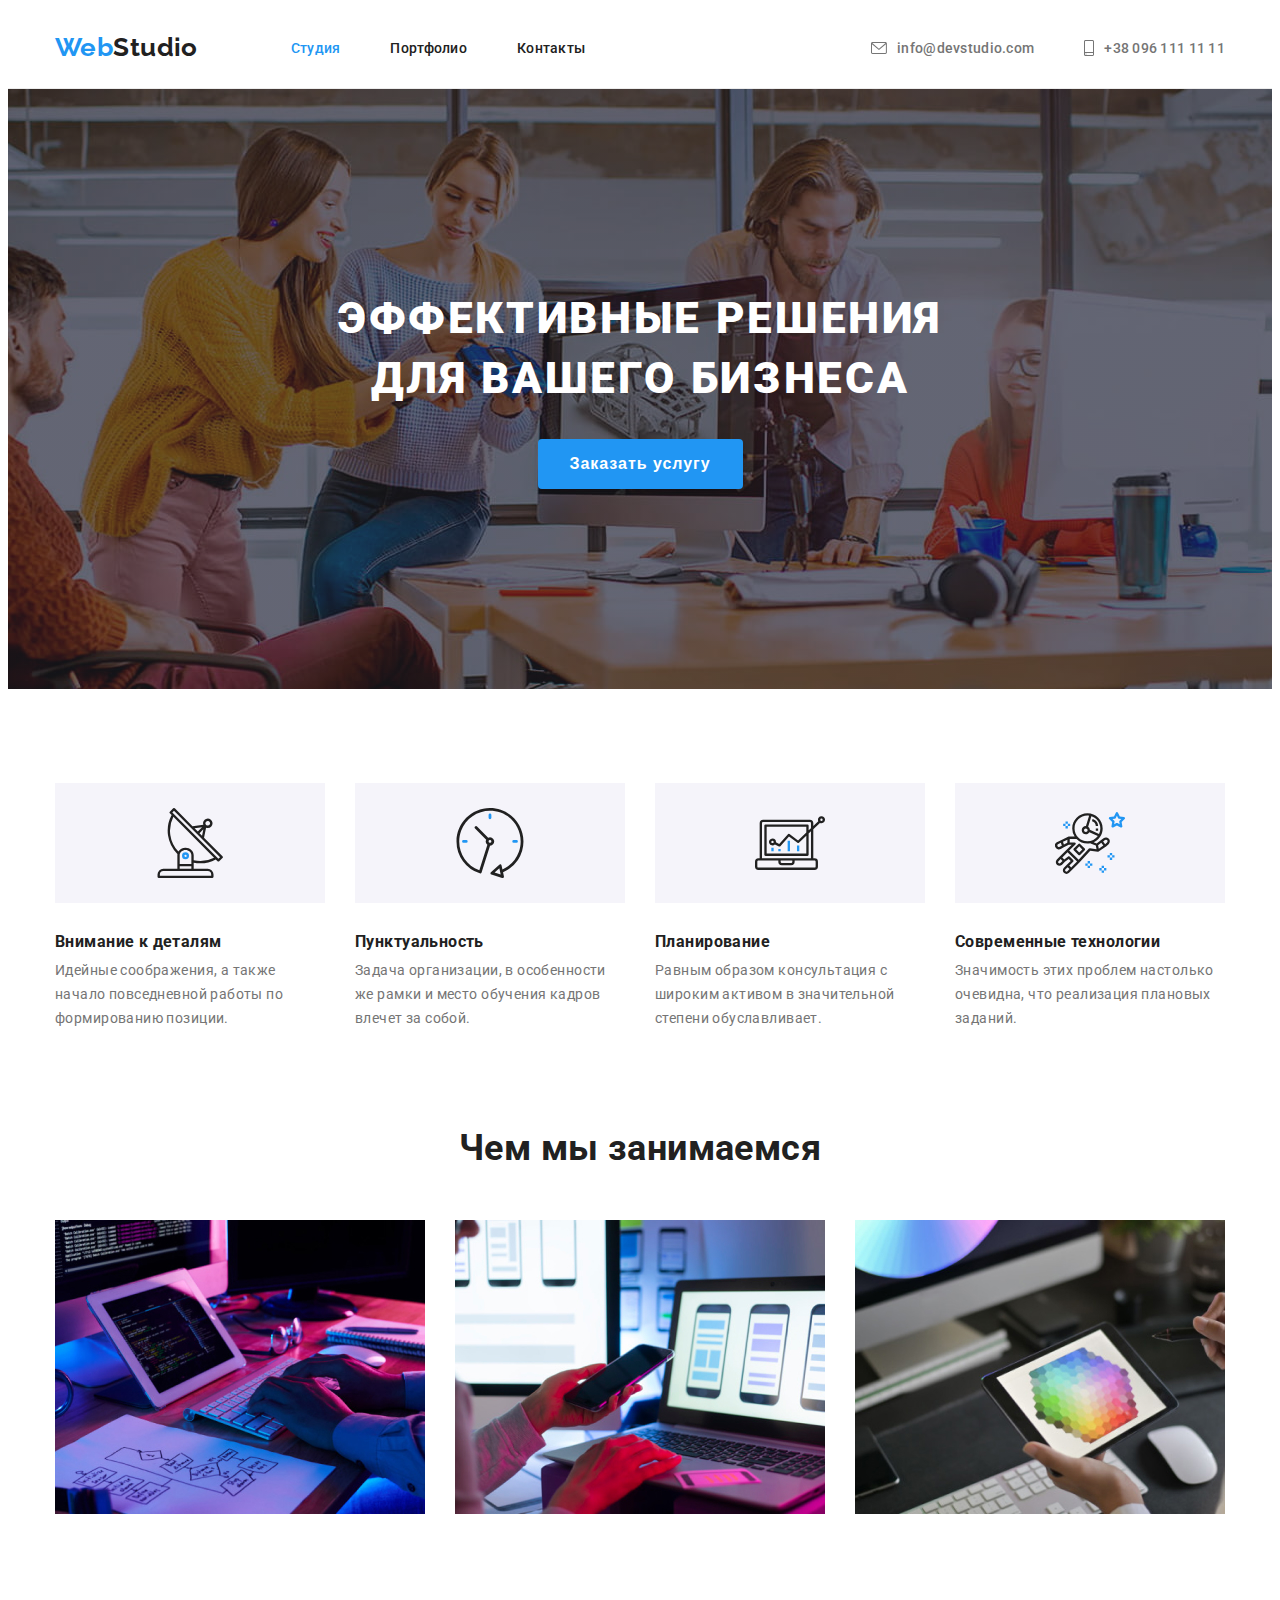
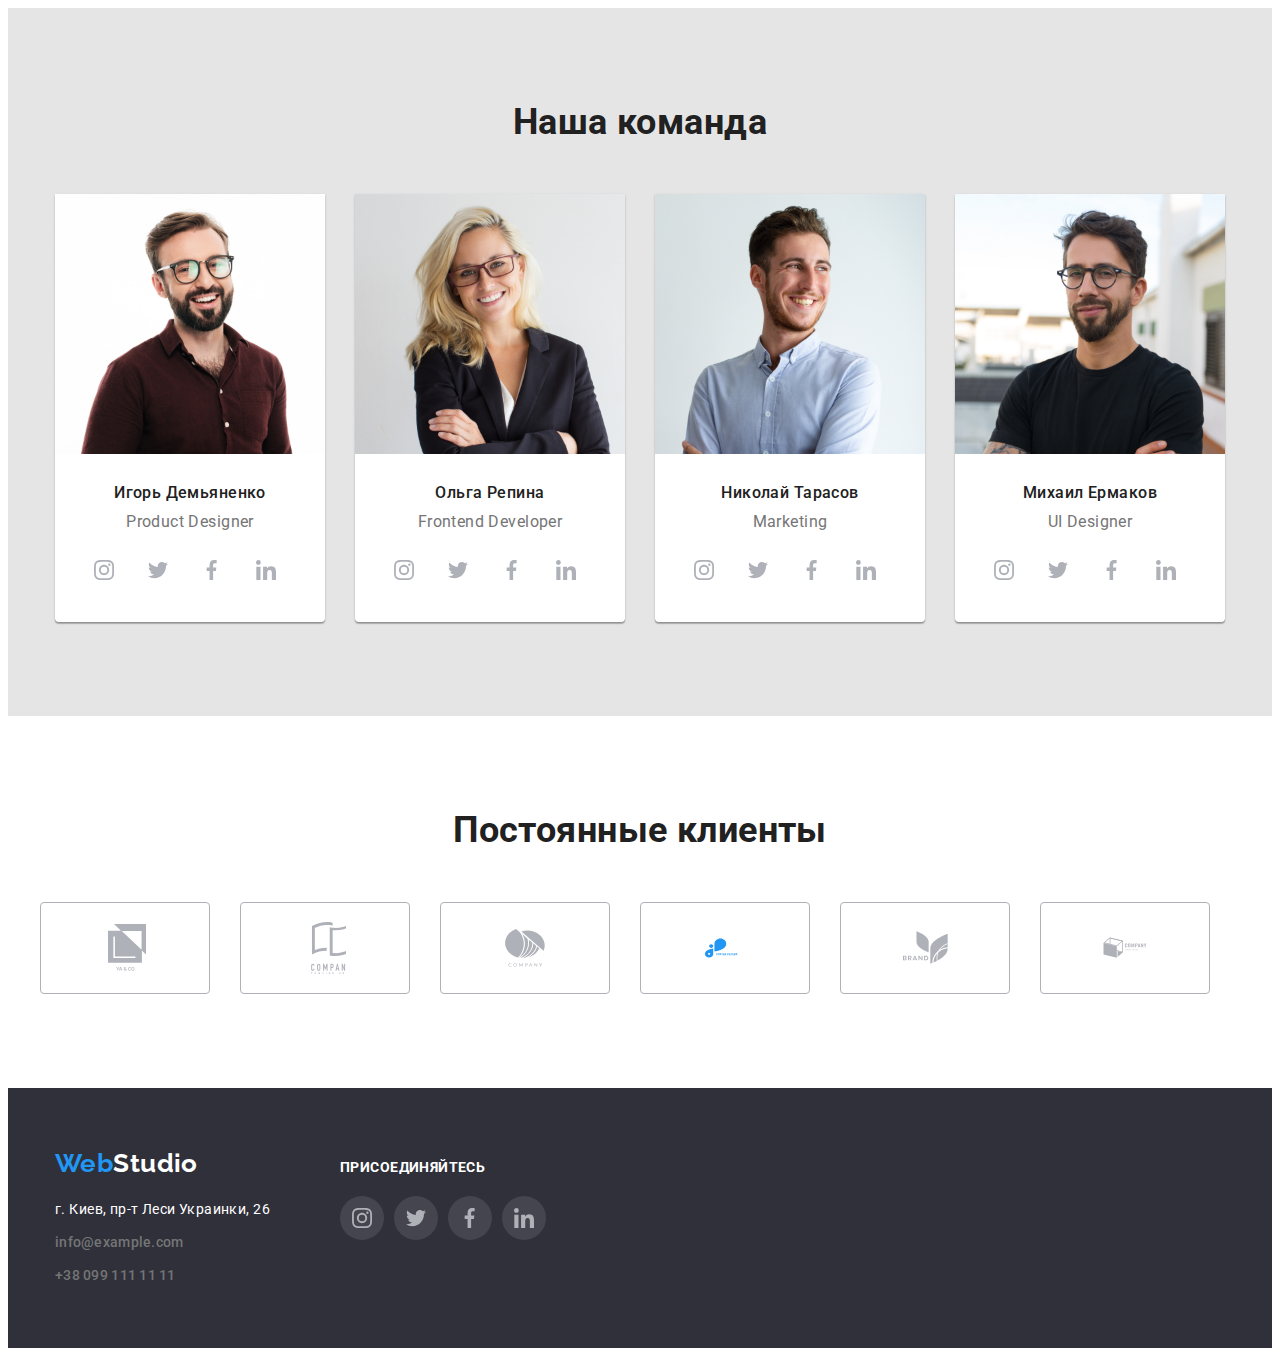
<file: index.html>
<!DOCTYPE html>
<html lang="ru">
<head>
    <meta charset="UTF-8">
    <meta http-equiv="X-UA-Compatible" content="IE=edge">
    <meta name="viewport" content="width=device-width, initial-scale=1.0">
    <title>Document</title>
    <link rel="preconnect" href="./https://fonts.googleapis.com">
<link rel="preconnect" href="https://fonts.gstatic.com" crossorigin>
<link href="https://fonts.googleapis.com/css2?family=Raleway:wght@700&family=Roboto:wght@400;500;700;900&display=swap" rel="stylesheet">
<link rel="stylesheet" href="https://cdnjs.cloudflare.com/ajax/libs/modern-normalize/1.1.0/modern-normalize.min.css"
    integrity="sha512-wpPYUAdjBVSE4KJnH1VR1HeZfpl1ub8YT/NKx4PuQ5NmX2tKuGu6U/JRp5y+Y8XG2tV+wKQpNHVUX03MfMFn9Q=="
    crossorigin="anonymous" referrerpolicy="no-referrer" />
<link rel="stylesheet" href="./style/style.css">
</head>
<body>
   
    <!-- Хедер -->
    <header class="header">
     <div class="container container-header">
        
        <nav class="nav">
          
         <a  class="logo logo-first" href="">
           <span class="web">Web</span>Studio
          </a>

         <ul class="nav-list">
            <li class="nav-item "><a class="link link-1" href="./index.html">Студия</a></li>
            <li class="nav-item"><a class="link" href="./portfolio.html">Портфолио</a></li>
            <li class="nav-item"><a class="link" href="">Контакты</a></li>
          
         </ul>
       </nav>
          <ul class="site-connection">
            <li class="nav-item">
                <a class="con con-mail link" href="mailto:info@devstudio.com">
                <svg class="mail-svg" width="16px" height="12px">
                    <use href="./images/sprite/symbol-defs.svg#mail"></use>
                </svg>
                info@devstudio.com</a>
            </li>
           
            <li class="nav-item">
                <a class="con con-tel link" href="tel:+380961111111">
                <svg class="tel-svg" width="10px" height="16px">
                    <use href="./images/sprite/symbol-defs.svg#telephone"></use>
                </svg>
                +38 096 111 11 11</a>
            </li>
          </ul>
      
    </div>
    </header>

    
     <main class="main">
<!-- Мейн секция -->  
        
        <section class="main-section">
     <div class="container">
            <h1 class="main-title">Эффективные решения для вашего бизнеса</h1>
            <button class="main-button" type="button">Заказать услугу</button>
         </div>

        </section>
        
<!-- секция примущества -->
        <section class="section adva-section">
            <div class="container">
            <h2 hidden>Наши преимущества</h2>
            <ul class="adva-list">
               
                
                <li class="adva-item "> 
                    <div class="adva-svg">
                        <svg class="adv-svg">
                        <use href="./images/sprite/symbol-defs.svg#antenna">
                       
                        </use>

                        </svg>
                 </div>
                    <h3 class="adva-title">Внимание к деталям</h3>
                    <p class="adva-text">Идейные соображения, а также начало повседневной работы по формированию позиции.</p>

                </li>
                <li class="adva-item"> 
                    <div class="adva-svg">
                        <svg class="adv-svg">
                            <use href="./images/sprite/symbol-defs.svg#clock">
                    
                            </use>
                    
                        </svg>
                        </div>
                    <h3 class="adva-title">Пунктуальность</h3>
                    <p class="adva-text">Задача организации, в особенности же рамки и место обучения кадров влечет за собой.</p>

                </li>
                <li class="adva-item">
                    <div class="adva-svg">
                        <svg class="adv-svg">
                            <use href="./images/sprite/symbol-defs.svg#diagram">
                    
                            </use>
                    
                        </svg>
                        </div>
                    <h3 class="adva-title">Планирование</h3>
                    <p class="adva-text">Равным образом консультация с широким активом в значительной степени обуславливает.</p>
                </li>
                <li class="adva-item">
                    <div class="adva-svg">
                        <svg class="adv-svg">
                            <use href="./images/sprite/symbol-defs.svg#astronaut">
                    
                            </use>
                    
                        </svg>
                        </div>
                   <h3 class="adva-title">Современные технологии</h3>
                   <p class="adva-text">Значимость этих проблем настолько очевидна, что реализация плановых заданий.</p>
                </li>
            </ul>
            </div>
     </section>
 <!--чем мы заниаемся  -->
      <section class="section services-section">
        <div class="container">
            <h2 class="services">Чем мы занимаемся</h2>
            <ul class="services-list">
                <li class="services-item">
                    <img class="services-img" src="./images/pages1/img1.jpg" alt="writes code" width="370">
                </li>
                <li class="services-item">
                    <img class="services-img" src="./images/pages1/img2.jpg" alt="telephone" width="370">
                </li>
                <li class="services-item">
                    <img class="services-img" src="./images/pages1/img3.jpg" alt="color palette" width="370">
                </li>

             
            </ul>
</div>
        </section>
<!-- наша команда -->
        <section class="section team-section">
            <div class="container">
            <h2 class="team">Наша команда</h2>
         <ul class="people-list">
                <li class="people-item">
                    
                    <img class="people-img" src="./images/pages1/face1.jpg" alt="face_igor" width="270">
                    
                    <h3 class="people-title">Игорь Демьяненко</h3>
                    <p class="people-skil">Product Designer</p>
            
                 <ul class="socials-list">
                        <li class="socials-item">
                            <a class="socials-link social-link-instagram" href=""><svg class="socials-icon" width="20px" height="20px">
                                <use href="./images/sprite/symbol-defs.svg#instagram"></use>
                            </svg>
                            </li></a>
                            
                        <li class="socials-item">
                            <a class="socials-link social-link-twitter" href="" ><svg class="socials-icon" width="20px" height="20px">
                                <use href="./images/sprite/symbol-defs.svg#twitter"></use>
                            </svg></a>
                        
                
                        </li>
                        <li class="socials-item">
                            <a  class="socials-link social-link-facebook" href=""><svg class="socials-icon" width="20px" height="20px">
                                <use href="./images/sprite/symbol-defs.svg#facebook"></use>
                            </svg></a>
                           
                        </li>
                        <li class="socials-item">
                            <a class="socials-link social-link-linkedin" href=""><svg class="socials-icon" width="20px" height="20px">
                                <use href="./images/sprite/symbol-defs.svg#linkedin"></use></svg></a>
                        </li>
                        
                    </ul>      
                
                </li>
                            
               <li class="people-item">
                    <img class="people-img" src="./images/pages1/face2.jpg" alt="girl" width="270">
                    <h3 class="people-title">Ольга Репина</h3>
                    <p class="people-skil">Frontend Developer</p>
                    <ul class="socials-list">
                        <li class="socials-item">
                            <a class="socials-link social-link-instagram" href=""><svg class="socials-icon" width="20px" height="20px">
                                    <use href="./images/sprite/symbol-defs.svg#instagram"></use>
                                </svg>
                        </li></a>
                    
                        <li class="socials-item">
                            <a class="socials-link social-link-twitter" href=""><svg class="socials-icon" width="20px" height="20px">
                                    <use href="./images/sprite/symbol-defs.svg#twitter"></use>
                                </svg></a>
                    
                    
                        </li>
                        <li class="socials-item">
                            <a class="socials-link social-link-facebook" href=""><svg class="socials-icon" width="20px" height="20px">
                                    <use href="./images/sprite/symbol-defs.svg#facebook"></use>
                                </svg></a>
                    
                        </li>
                        <li class="socials-item">
                            <a class="socials-link social-link-linkedin" href=""><svg class="socials-icon" width="20px" height="20px">
                                    <use href="./images/sprite/symbol-defs.svg#linkedin"></use>
                                </svg></a>
                        </li>
                    
                    </ul>

               </li>
               <li class="people-item">
                    <img class="people-img" src="./images/pages1/face3.jpg" alt="face_nikolay" width="270">
                    <h3 class="people-title">Николай Тарасов</h3>
                    <p class="people-skil">Marketing</p>
                    <ul class="socials-list">
                        <li class="socials-item">
                            <a class="socials-link social-link-instagram" href=""><svg class="socials-icon" width="20px" height="20px">
                                    <use href="./images/sprite/symbol-defs.svg#instagram"></use>
                                </svg>
                        </li></a>
                    
                        <li class="socials-item">
                            <a class="socials-link social-link-twitter" href=""><svg class="socials-icon" width="20px" height="20px">
                                    <use href="./images/sprite/symbol-defs.svg#twitter"></use>
                                </svg></a>
                    
                    
                        </li>
                        <li class="socials-item">
                            <a class="socials-link social-link-facebook" href=""><svg class="socials-icon" width="20px" height="20px">
                                    <use href="./images/sprite/symbol-defs.svg#facebook"></use>
                                </svg></a>
                    
                        </li>
                        <li class="socials-item">
                            <a class="socials-link social-link-linkedin" href=""><svg class="socials-icon" width="20px" height="20px">
                                    <use href="./images/sprite/symbol-defs.svg#linkedin"></use>
                                </svg></a>
                        </li>
                    
                    </ul>
               </li>
                 <li class="people-item">
                  <img class="people-img" src="./images/pages1/face4.jpg" alt="face_michail" width="270">
                    <h3 class="people-title">Михаил Ермаков</h3>
                    <p class="people-skil">UI Designer</p>
                    <ul class="socials-list">
                        <li class="socials-item">
                            <a class="socials-link social-link-instagram" href=""><svg class="socials-icon" width="20px" height="20px">
                                    <use href="./images/sprite/symbol-defs.svg#instagram"></use>
                                </svg>
                               </a>
                            </li>
                    
                        <li class="socials-item">
                            <a class="socials-link social-link-twitter" href=""><svg class="socials-icon" width="20px" height="20px">
                                    <use href="./images/sprite/symbol-defs.svg#twitter"></use>
                                </svg></a>
                    
                    
                        </li>
                        <li class="socials-item">
                            <a class="socials-link social-link-facebook" href=""><svg class="socials-icon" width="20px" height="20px">
                                    <use href="./images/sprite/symbol-defs.svg#facebook"></use>
                                </svg></a>
                    
                        </li>
                        <li class="socials-item">
                            <a class="socials-link social-link-linkedin" href=""><svg class="socials-icon" width="20px" height="20px">
                                    <use href="./images/sprite/symbol-defs.svg#linkedin"></use>
                                </svg></a>
                        </li>
                    
                    </ul>
                 </li>
 
       </ul>
            </div>
        </section>
        <section class="section">
            <h2 class="team">Постоянные клиенты</h2>
            <ul class="client">
                <li class="client-item">
                   <div class="grp-0">
                    <svg class="group" width="41px" height="47px">
                      <use href="./images/sprite/symbol-defs.svg#group"></use>
                      
                    </svg>
                   </div>
                </li>
                <li class="client-item">
                    <div class="grp-0">
                    <svg class="group" width="41px" height="52px">
                        <use href="./images/sprite/symbol-defs.svg#group-1" ></use>
                    </svg>
                    </div>
                </li>
                <li class="client-item">
                    <div class="grp-0">
                    <svg class="group" width="44px" height="41px">
                        <use href="./images/sprite/symbol-defs.svg#group-2"
                        ></use>
                    </svg>
                    </div>
                </li>
                <li class="client-item">
                    <div class="grp-0">
                    <svg class="group" width="84px" height="40px">
                        <use href="./images/sprite/symbol-defs.svg#group-3"></use>
                    </svg>
                    </div>
                </li>
                <li class="client-item">
                    <div class="grp-0">
                    <svg class="group" width="63px" height="45px">
                        <use href="./images/sprite/symbol-defs.svg#group-4"
                       ></use>
                    </svg>
                    </div>
                </li>
                <li class="client-item">
                    <div class="grp-0">
                    <svg class="group" width="94px" height="43px">
                        <use href="./images/sprite/symbol-defs.svg#group-5"></use>
                    </svg>
                    </div>
                </li>
            </ul>
        </section>
      </main>
  <!--футер  -->
    <footer class="footer">
        <div class="container container-footer">
            <div class="hd">
        <a class="logo log-sec" href="">

        <span class="web">Web</span>Studio
        </a>
        <address class="address">
           
            <ul class="address-list">
                <li class="address-item">
                     <p class="address-street">г. Киев, пр-т Леси Украинки, 26</p> 
                </li>
                <li class="address-item">
                    <a class="address-con con link " href="mailto:info@example.com">info@example.com</a>
                    
                </li>
                <li class="address-item">
                    <a class="address-con con link" href="tel:+380991111111">+38 099 111 11 11</a>
                </li>
            </ul>

            </div>
        </address>
        <div class="fot-div-link">
         <p class="foot-link-social">присоединяйтесь</p>
        
         <ul class="socials-list">
                        <li class="socials-item">
                            <a class="socials-link social-link-2" href=""><svg class="socials-icon" width="20px" height="20px">
                                <use href="./images/sprite/symbol-defs.svg#instagram"></use>
                            </svg>
                            </li></a>
                            
                        <li class="socials-item">
                            <a class="socials-link social-link-2" href="" ><svg class="socials-icon" width="20px" height="20px">
                                <use href="./images/sprite/symbol-defs.svg#twitter"></use>
                            </svg></a>
                        
                
                        </li>
                        <li class="socials-item">
                            <a  class="socials-link social-link-2" href=""><svg class="socials-icon" width="20px" height="20px">
                                <use href="./images/sprite/symbol-defs.svg#facebook"></use>
                            </svg></a>
                           
                        </li>
                        <li class="socials-item">
                            <a class="socials-link social-link-2" href=""><svg class="socials-icon" width="20px" height="20px">
                                <use href="./images/sprite/symbol-defs.svg#linkedin"></use></svg></a>
                        </li>
                        
                    </ul>      
                
                </li>
     </div>
        </div>
       
         
    </footer>
   
</body>

</html>
</file>
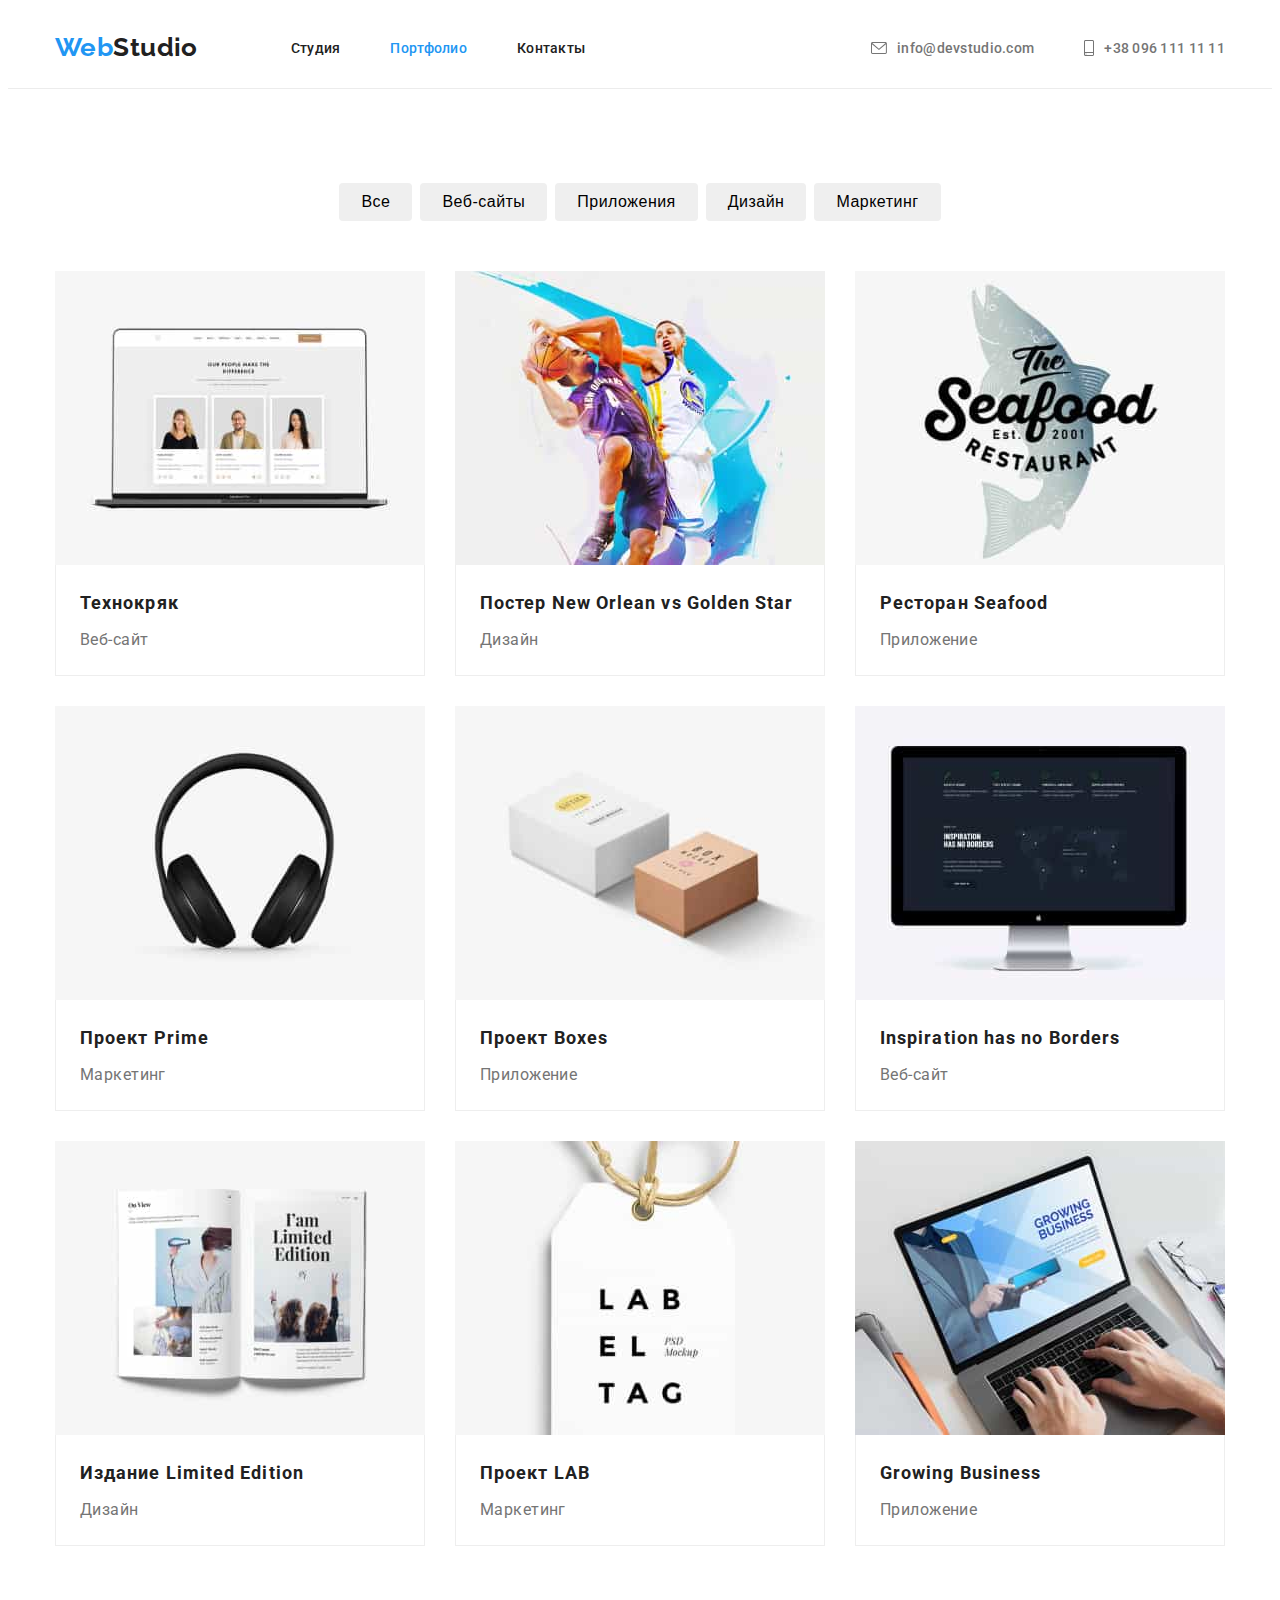
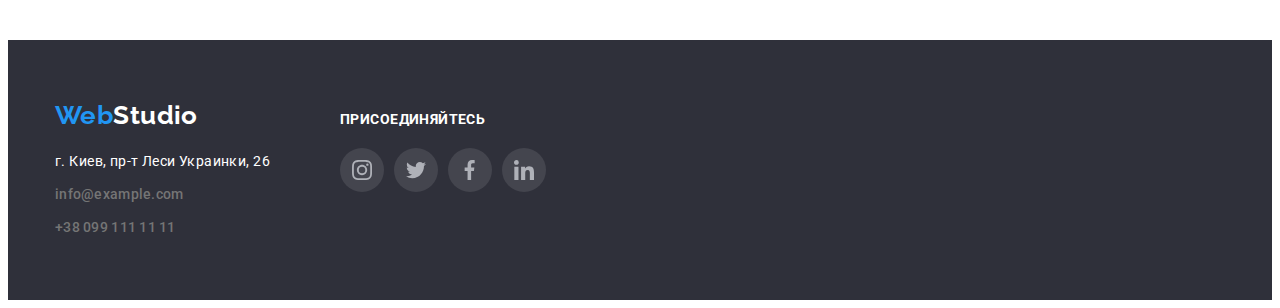
<file: portfolio.html>
<!DOCTYPE html>
<html lang="ru">
<head>
    <meta charset="UTF-8">
    <meta http-equiv="X-UA-Compatible" content="IE=edge">
    <meta name="viewport" content="width=device-width, initial-scale=1.0">
    <title>Document</title>
   
    <link rel="preconnect" href="./https://fonts.googleapis.com">
    <link rel="preconnect" href="https://fonts.gstatic.com" crossorigin>
    <link href="https://fonts.googleapis.com/css2?family=Raleway:wght@700&family=Roboto:wght@400;500;700;900&display=swap"
        rel="stylesheet">
   <link rel="stylesheet" href="https://cdnjs.cloudflare.com/ajax/libs/modern-normalize/1.1.0/modern-normalize.min.css"
     integrity="sha512-wpPYUAdjBVSE4KJnH1VR1HeZfpl1ub8YT/NKx4PuQ5NmX2tKuGu6U/JRp5y+Y8XG2tV+wKQpNHVUX03MfMFn9Q=="
      crossorigin="anonymous" referrerpolicy="no-referrer" />
    <link rel="stylesheet" href="style/style.css">
</head>
<body>
    <header class="header">
        <div class="container container-header">
    
            <nav class="nav">
    
                <a class="logo logo-first" href="">
                    <span class="web">Web</span>Studio
                </a>
    
                <ul class="nav-list">
                    <li class="nav-item"><a class="link" href="./index.html">Студия</a></li>
                    <li class="nav-item"><a class="link link-1" href="./portfolio.html">Портфолио</a></li>
                    <li class="nav-item"><a class="link" href="">Контакты</a></li>
    
                </ul>
            </nav>
            <ul class="site-connection">
                <li class="nav-item">
                    <a class="con con-mail link" href="mailto:info@devstudio.com">
                        <svg class="mail-svg" width="16px" height="12px">
                            <use href="./images/sprite/symbol-defs.svg#mail"></use>
                        </svg>
                        info@devstudio.com</a>
                </li>
            
                <li class="nav-item">
                    <a class="con con-tel link" href="tel:+380961111111">
                        <svg class="tel-svg" width="10px" height="16px">
                            <use href="./images/sprite/symbol-defs.svg#telephone"></use>
                        </svg>
                        +38 096 111 11 11</a>
                </li>
            </ul>
        </div>
    </header>
    </header>
    
        <main class="main-portfilio">
  <!--кнопки портфолио  -->
         <section class=" section content-section">
            <div class="container">
         <h1 hidden>Контент сайта</h1>
         <ul class="button-list">
            <li class="butten-item"> <button class="button" type="button">Все</button> </li>
            <li class="butten-item"><button class="button" type="button">Веб-сайты</button></li>
            <li class="butten-item"><button class="button" type="button">Приложения</button></li>
            <li class="butten-item"><button class="button" type="button">Дизайн</button></li>
            <li class="butten-item"><button class="button" type="button">Маркетинг</button></li>

         </ul>
   <!-- контент портфолио -->
            <ul class="content-list"> 
                <li class="content-item"> 
                   <a class="content-link" href=""> 
                    <img class="img-port" src="./images/portfolio/kon1.jpg" alt="Технокряк" width="370px">
                    <div class="content-div">
                    <h2 class="content-name">Технокряк</h2>
                    <p class="content-text">Веб-сайт</p>
                </div>
                </a>
                </li>
                <li class="content-item">
                  <a class="content-link" href="">  <img class="img-port" src="./images/portfolio/kon2.jpg" alt="Постер New Orlean vs Golden Star" width="370px">
                    <div class="content-div"> <h2 class="content-name">Постер New Orlean vs Golden Star</h2>
                <p class="content-text">Дизайн</p>
            </div>
                </a>
             </li>
                <li class="content-item">
                   <a class="content-link" href=""> <img class="img-port" src="./images/portfolio/kon3.jpg" alt="Ресторан Seafood" width="370px">
                    <div class="content-div"> <h2 class="content-name">Ресторан Seafood</h2>
                <p class="content-text">Приложение</p>
               </div>
                </a>
             </li>
           
                <li class="content-item">
                   <a class="content-link" href=""> <img  class="img-port"src="./images/portfolio/kon4.jpg" alt="Проект Prime" width="370px">
                    <div class="content-div"> <h2 class="content-name">Проект Prime</h2>
                <p class="content-text">Маркетинг</p>
            </div>
                </a>
             </li>
                <li class="content-item">
                   <a class="content-link" href=""> <img class="img-port" src="./images/portfolio/kon5.jpg" alt="Проект Boxes" width="370px">
                    <div class="content-div"> <h2 class="content-name">Проект Boxes</h2>
                <p class="content-text">Приложение</p>
            </div>
                </a>
             </li>
                <li class="content-item">
                   <a class="content-link" href=""> <img  class="img-port"src="./images/portfolio/kon6.jpg" alt="Inspiration has no Borders" width="370px">
                    <div class="content-div"> <h2 class="content-name">Inspiration has no Borders</h2>
                <p class="content-text">Веб-сайт</p>
            </div>
                </a>
             </li>
            
                <li class="content-item">
                   <a class="content-link" href=""> <img class="img-port" src="./images/portfolio/kon7.jpg" alt="Издание Limited Edition" width="370px">
                    <div class="content-div">  <h2 class="content-name">Издание Limited Edition</h2>
                    <p class="content-text">Дизайн</p>
                </div>
                    </a>
                </li>
                <li class="content-item"> 
                    <a class="content-link" href="">   <img class="img-port" src="./images/portfolio/kon8.jpg" alt="Проект LAB" width="370px">
                    <div class="content-div">  <h2 class="content-name">Проект LAB</h2>
                    <p class="content-text">Маркетинг</p>
                </div>
            </a>
                </li>
                <li class="content-item">
                  <a class="content-link" href=""> <img  class="img-port"src="./images/portfolio/kon9.jpg" alt="Growing Business" width="370px">
                    <div class="content-div">  <h2 class="content-name">Growing Business</h2>
                    <p class="content-text">Приложение</p>
                </div>
                    </a>
                </li>
            </ul>

            </div>
         </section>
        </main>

  
        <footer class="footer">
            <div class="container container-footer">
                <div class="hd">
                    <a class="logo log-sec" href="">
        
                        <span class="web">Web</span>Studio
                    </a>
                    <address class="address">
        
                        <ul class="address-list">
                            <li class="address-item">
                                <p class="address-street">г. Киев, пр-т Леси Украинки, 26</p>
                            </li>
                            <li class="address-item">
                                <a class="address-con con link " href="mailto:info@example.com">info@example.com</a>
        
                            </li>
                            <li class="address-item">
                                <a class="address-con con link" href="tel:+380991111111">+38 099 111 11 11</a>
                            </li>
                        </ul>
        
                </div>
                </address>
                <div class="fot-div-link">
                    <h3 class="foot-link-social">присоединяйтесь</h3>
        
                    <ul class="socials-list">
                        <li class="socials-item">
                            <a class="socials-link social-link-2" href=""><svg class="socials-icon" width="20px" height="20px">
                                    <use href="./images/sprite/symbol-defs.svg#instagram"></use>
                                </svg>
                        </li></a>
        
                        <li class="socials-item">
                            <a class="socials-link social-link-2" href=""><svg class="socials-icon" width="20px" height="20px">
                                    <use href="./images/sprite/symbol-defs.svg#twitter"></use>
                                </svg></a>
        
        
                        </li>
                        <li class="socials-item">
                            <a class="socials-link social-link-2" href=""><svg class="socials-icon" width="20px" height="20px">
                                    <use href="./images/sprite/symbol-defs.svg#facebook"></use>
                                </svg></a>
        
                        </li>
                        <li class="socials-item">
                            <a class="socials-link social-link-2" href=""><svg class="socials-icon" width="20px" height="20px">
                                    <use href="./images/sprite/symbol-defs.svg#linkedin"></use>
                                </svg></a>
                        </li>
        
                    </ul>
        
                    </li>
                </div>
            </div>
        
        
        </footer>
   
</body>
</html>
</file>
<file: style/style.css>
:root {
  --main-color: rgba(33, 33, 33, 1);
  --background-futter-and-main: rgba(47, 48, 58, 1);
  --btn-portfolio: rgba(245, 244, 250, 1);

  --secondary-color: rgba(255, 255, 255, 1);
  --main-background-color: #e5e5e5;
  --hover-logo-btn-color: rgba(33, 150, 243, 1);
  --maint-text-color: rgba(117, 117, 117, 1);
  --main-font: Roboto, sans-serif;
  --secondary-font: Raleway;
  --svg-icon-color: rgba(175, 177, 184, 1);
}
body {
  font-family: var(--main-font);
  color: var(--main-color);
  background-color: var(--secondary-color);
  font-size: 14px;
  letter-spacing: 0.03em;
}

h1,
h2,
h3,
p,
ul {
  margin: 0;
  padding: 0;
}
.section {
  padding-top: 94px;
  padding-bottom: 94px;
}

li {
  list-style-type: none;
}
* {
  box-sizing: border-box;
}
img {
  display: block;
  max-width: 100%;
  height: auto;
}

.container {
  width: 1200px;
  margin: auto;
  padding: 0 15px;
}
/* LOGO */

.logo {
  font-family: var(--secondary-font);
  font-size: 26px;
  font-weight: bold;
  line-height: 1.17;
  color: var(--main-color);
  text-decoration: none;
}
.web {
  color: var(--hover-logo-btn-color);
}
.logo-first {
  display: flex;
  margin-right: 93px;
  padding-top: 24px;
}

/* header */
.header {
  border-bottom: 1px solid #ececec;
}

.nav {
  display: flex;
}

.nav-list {
  display: flex;
  align-items: center;
}

.site-connection {
  display: flex;
  align-items: center;
}
.container-header {
  display: flex;
  justify-content: space-between;
}

.link {
  font-weight: 500;
  line-height: 1.17;
  color: var(--main-color);
  letter-spacing: 0.02em;
  text-decoration: none;
}
.nav-item {
  margin-right: 50px;
  padding-bottom: 32px;
  padding-top: 32px;
}
.link-1{
  color: var(--hover-logo-btn-color);

  }

.nav-item:last-child {
  margin: 0;
}

.link:hover,
.link:focus {
  color: var(--hover-logo-btn-color);
}

.con {
  font-weight: 500;
  line-height: 1.17;
  letter-spacing: 0.02em;
  color: var(--maint-text-color);

  display: flex;
  text-align: center;
  align-items: center;
}

.mail-svg {
  fill: currentColor;
  margin-right: 10px;
}

.tel-svg {
  fill: currentColor;
  margin-right: 10px;
}

/* Main section */
.main-section {
  margin:0 auto;
  padding-top: 200px;
  padding-bottom: 200px;
  text-align: center;
  background-color: var(--background-futter-and-main);
  height: 600px;
  max-width: 1600px;
  background-image: linear-gradient(to bottom, rgba(47, 48, 58, 0.4), rgba(47, 48, 58, 0.4)),
    url(../images/mainecard/main.jpg);
  background-repeat: no-repeat;
  background-size: cover;
  background-position: center;
}
.main-title {
  width: 696px;
  margin: auto;

  margin-left: auto;
  margin-right: auto;
  margin-bottom: 30px;

  font-weight: 900;
  font-size: 44px;
  line-height: 1.36;
  letter-spacing: 0.06em;
  color: var(--secondary-color);
  text-transform: uppercase;
}

.main-button {
  font-size: 16px;
  font-weight: 700;
  line-height: 1.87;
  letter-spacing: 0.06em;
  color: var(--secondary-color);
  cursor: pointer;
  background-color: var(--hover-logo-btn-color);

  padding: 10px 32px;
  border: 0;
  border-radius: 4px;
  box-shadow: 0px 4px 4px rgba(0, 0, 0, 0.15);
}
.main-button :hover :focus {
  color: var(--hover-logo-btn-color);
}
/* Наши преимущества */

.adva-list {
  display: flex;
  list-style-type: none;
}
.adva-title {
  font-weight: bold;
  line-height: 1.14;
  margin-bottom: 10px;
  width: 270px;
  height: 16px;
}
.adva-item {
  margin-right: 30px;
}
.adva-svg {
  height: 120px;
  align-items: center;
  margin-bottom: 30px;
  display: flex;
  justify-content: center;
  background-color: var(--btn-portfolio);
}

.adv-svg {
  width: 70px;
  height: 70px;
}

.adva-item :last-child {
  margin: 0;
}
.adva-text {
  width: 270px;
  height: 75px;

  line-height: 1.71;
  color: var(--maint-text-color);
}
/* чем мі занимаемся */
.services-section {
  padding-top: 0;
}
.services {
  margin-bottom: 50px;

  text-align: center;

  font-weight: bold;
  font-size: 36px;
  line-height: 1.16;
}
.services-list {
  display: flex;
}
.services-item {
  margin-right: 30px;
}

.services-item:last-child {
  margin: 0;
}

/* Team */
.team-section {
  background-color: var(--main-background-color);
}
.team {
  text-align: center;
  margin-bottom: 50px;

  font-weight: bold;
  font-size: 36px;
  line-height: 1.166;
}
.people-list {
  display: flex;
}
.people-item {
  box-shadow: 0px 1px 3px rgba(0, 0, 0, 0.12), 0px 1px 1px rgba(0, 0, 0, 0.14),
    0px 2px 1px rgba(0, 0, 0, 0.2);
  border-radius: 0px 0px 4px 4px;

  background-color: var(--secondary-color);
  margin-right: 30px;
}
.people-item:last-child {
  margin: 0%;
}

.people-title {
  text-align: center;

  margin-bottom: 10px;

  font-weight: 500;
  font-size: 16px;
  line-height: 1.18;
}
.people-skil {
  text-align: center;
  margin-bottom: 16px;

  font-size: 16px;
  line-height: 1.18;
  color: var(--maint-text-color);
}
.people-img {
  width: 270px;
  height: 260px;
  margin-bottom: 30px;
}
.socials-link {
  display: flex;
  justify-content: center;
  align-items: center;

  
  margin-right: 10px;

  width: 44px;
  height: 44px;

  background-color: #fff;
  border-radius: 50%;
  fill: var(--svg-icon-color);
}

.socials-link:hover {
  background-color: var(--hover-logo-btn-color);
  fill: var(--secondary-color);
}
.socials-link:focus {
  background-color: var(--hover-logo-btn-color);
  fill: var(--secondary-color);
}

.socials-list {
  display: flex;
  justify-content: center;
  margin-bottom: 30px;
}

/* постійні клієнти */
.client {
  display: flex;
  justify-content: center;
}
.client-item {
  margin-right: 30px;
}

.grp-0 {
  display: flex;
  width: 170px;
  height: 92px;
  border: 1px solid rgba(175, 177, 184, 1);
  align-items: center;
  justify-content: center;
  fill: var(--svg-icon-color);
  cursor: pointer;
 
 border-radius: 4px;
}

.group {
  background-size: contain;
}
.grp-0:hover {
  border-color: var(--hover-logo-btn-color);

  fill: var(--hover-logo-btn-color);
}
.grp-0:focus {
  border-color: var(--hover-logo-btn-color);

  fill: var(--hover-logo-btn-color);
}

/* Футер */

.log-sec {
  margin-bottom: 20px;
  display: block;

  color: var(--secondary-color);
}

.footer {
  padding-top: 60px;
  padding-bottom: 60px;
  background-color: var(--background-futter-and-main);
}
.address {
  font-style: normal;
  margin-right: 70px;
}
.address-street {
  margin-bottom: 9px;
  line-height: 1.71;
  color: var(--secondary-color);
}
.address-item {
  margin-bottom: 9px;
}

.address-con {
  line-height: 1.71;
}
.address-item:last-child {
  margin: 0%;
}
.container-footer {
  display: flex;

  align-items: baseline;
}
.social-link-2 {
  background-color: rgba(255, 255, 255, 0.1);
  fill: var(--secondary-color);
}

.fot-link {
  display: flex;
  
}
.foot-link-social {
  color: var(--secondary-color);
  font-weight: bold;
  font-size: 14px;
  line-height: 1.14;
  letter-spacing: 0.03em;
  text-transform: uppercase;

  margin-bottom: 20px;
  
}
/* кнопки портфолио */
.button-list {
  display: flex;
  justify-content: center;

  margin-bottom: 50px;
}
.butten-item {
  margin-right: 8px;
}
.butten-item:last-child {
  margin: 0%;
}
.button {
  border: 0;
  border-radius: 4px;

  padding: 6px 22px;

  font-weight: 500;
  font-size: 16px;
  line-height: 1.62;
  cursor: pointer;
  letter-spacing: 0.03em;
}
.button:hover {
  color: var(--secondary-color);
  background-color: var(--hover-logo-btn-color);
  box-shadow: 0px 2px 2px 0px rgba(0, 0, 0, 0.12);

  box-shadow: 0px 1px 2px 0px rgba(0, 0, 0, 0.08);

  box-shadow: 0px 3px 1px 0px rgba(0, 0, 0, 0.1);
}
.button:focus {
  color: var(--secondary-color);
  background-color: var(--hover-logo-btn-color);
  box-shadow: 0px 2px 2px 0px rgba(0, 0, 0, 0.12);

  box-shadow: 0px 1px 2px 0px rgba(0, 0, 0, 0.08);

  box-shadow: 0px 3px 1px 0px rgba(0, 0, 0, 0.1);
}
/* контент портфолио */

.content-list {
  display: flex;
  flex-wrap: wrap;

  margin-right: -30px;
}
.main-portfilio {
  background-color: var(--secondary-color);
}

.content-name {
  margin-bottom: 4px;

  font-weight: bold;
  font-size: 18px;
  line-height: 2;
  letter-spacing: 0.06em;
  color: var(--main-color);
}
.content-text {
  font-size: 16px;
  line-height: 1.87;
  color: var(--maint-text-color);
}
.content-item a {
  text-decoration: none;
}
.content-item {
  margin-right: 30px;
  margin-bottom: 30px;
}
.content-item:nth-child(3n) {
  margin-right: 0;
}
.content-item:nth-last-child(-n + 3) {
  margin-bottom: 0;
}
.content-link{
  display: block;
}
.content-link:hover {
  box-shadow: 1px 4px 6px 0px rgba(0, 0, 0, 0.16);

  box-shadow: 0px 4px 4px 0px rgba(0, 0, 0, 0.06);

  box-shadow: 0px 1px 1px 0px rgba(0, 0, 0, 0.12);
}

.content-div {
  padding-top: 20px;
  padding-left: 24px;
  padding-bottom: 20px;
  border-bottom: 1px solid #eeeeee;
  border-left: 1px solid #eeeeee;
  border-right: 1px solid #eeeeee;
}
</file>
